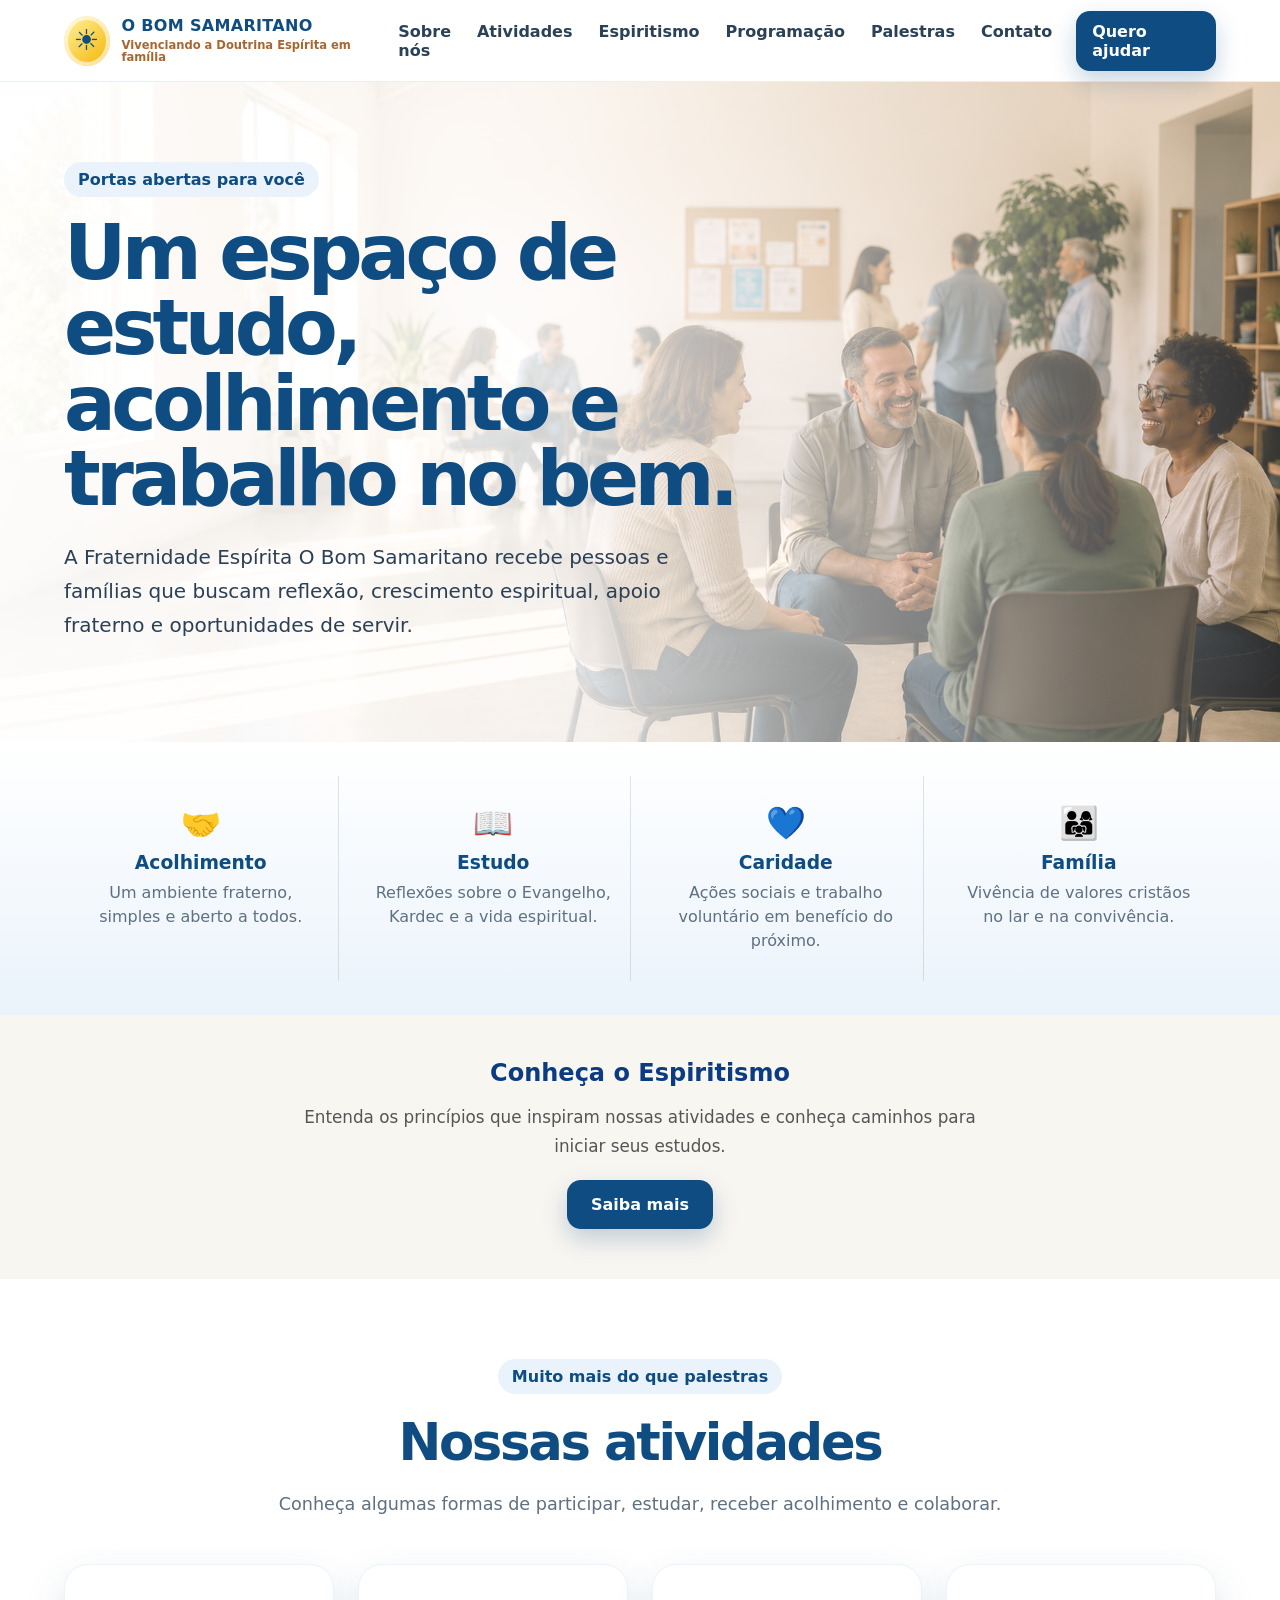
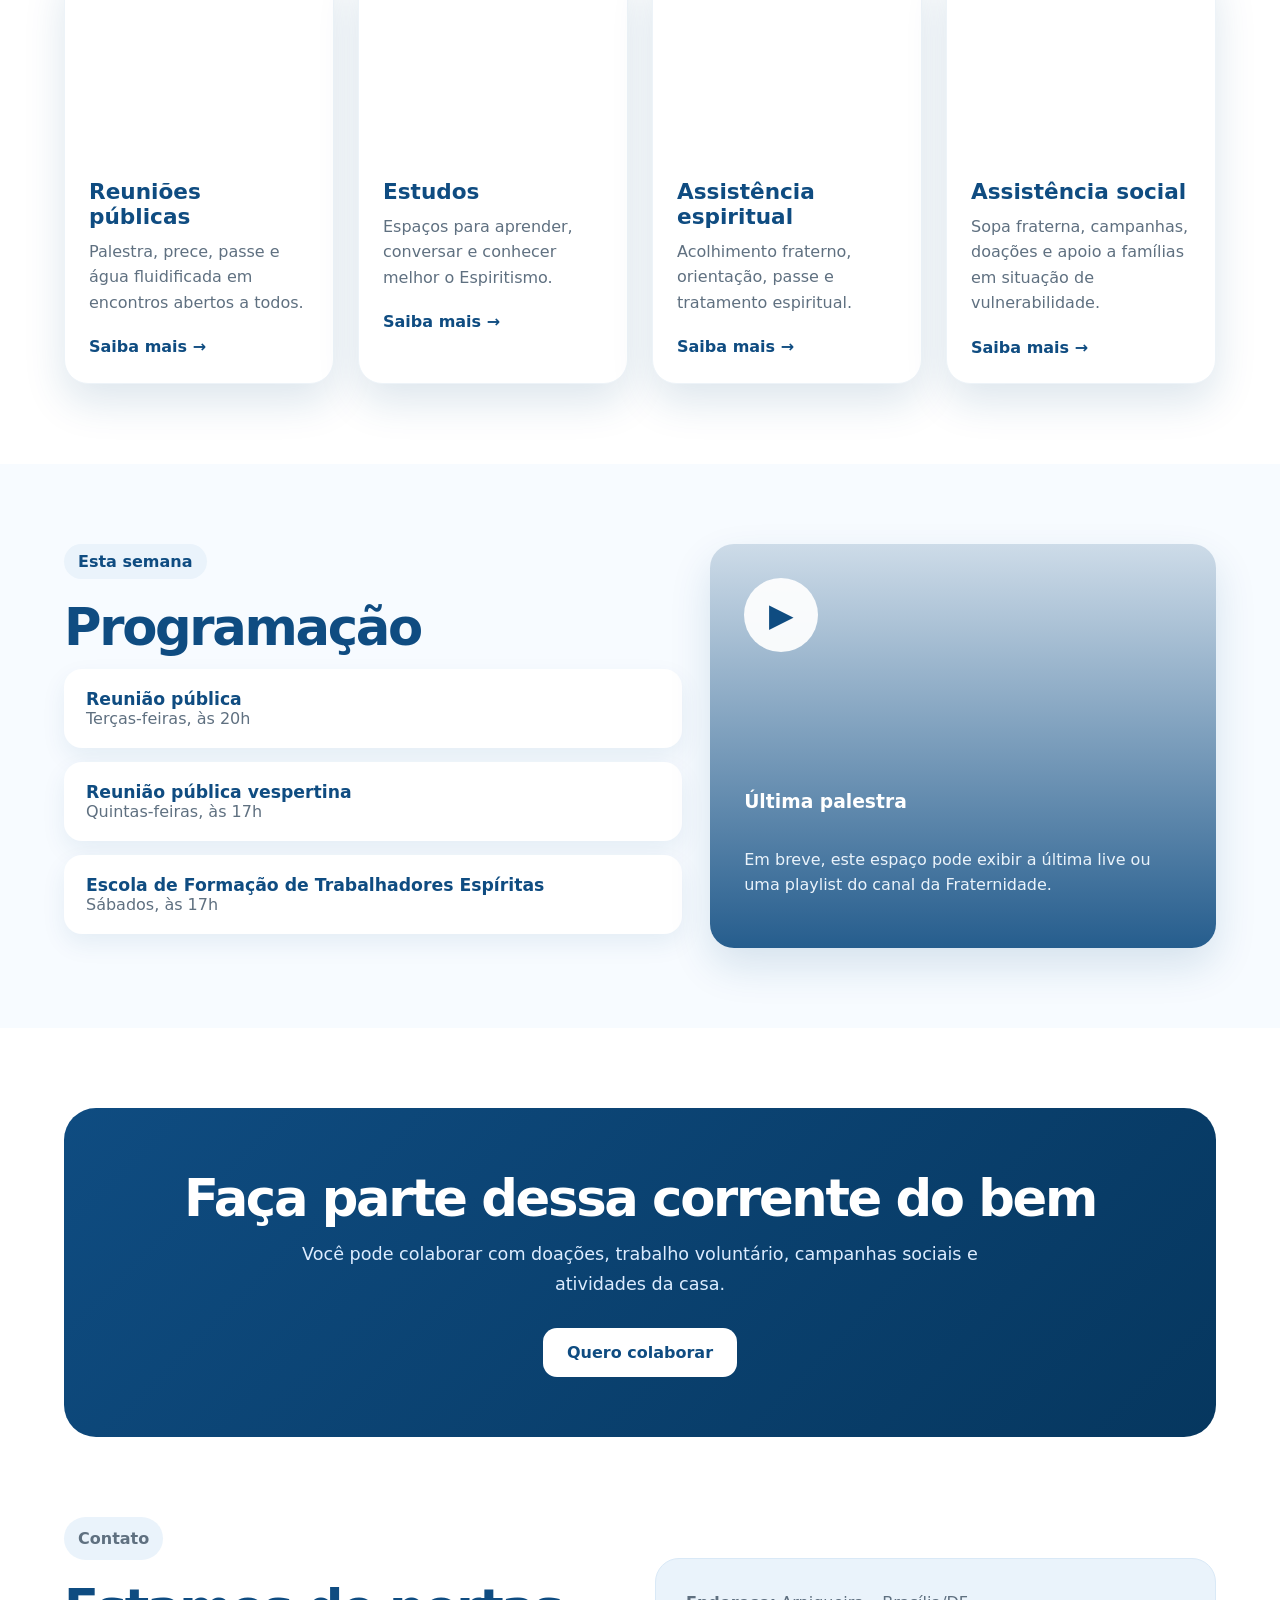
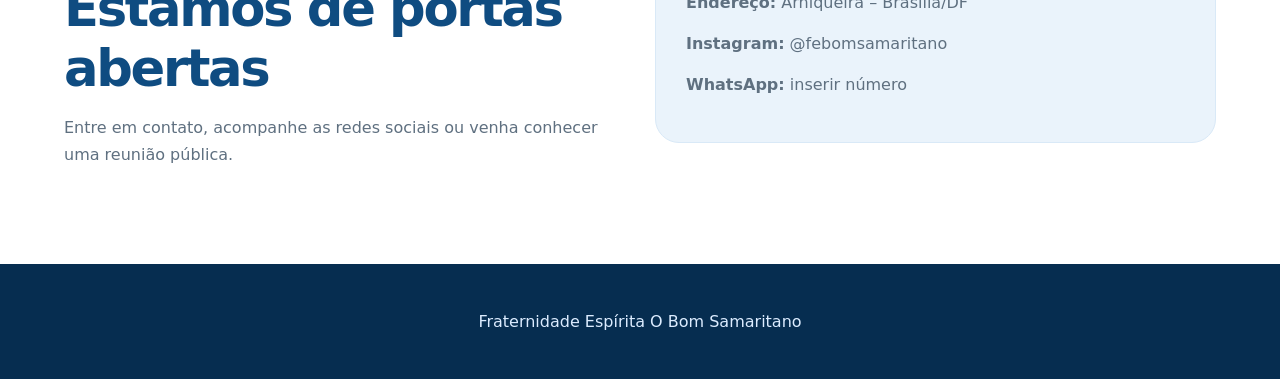
<file: index.html>
<!doctype html>
<html lang="pt-BR">
<head>
  <meta charset="utf-8">
  <meta name="viewport" content="width=device-width, initial-scale=1">
  <title>Fraternidade Espírita O Bom Samaritano</title>
  <link rel="stylesheet" href="style.css">
  <link rel="icon" type="image/png" href="images/favicon.png">

</head>
<body>
<header class="topbar">
  <a class="brand" href="#">
    <span class="brand-symbol">☀</span>
    <span>
      <strong>O Bom Samaritano</strong>
      <small>Vivenciando a Doutrina Espírita em família</small>
    </span>
  </a>

  <nav class="nav">
    <a href="sobre.html">Sobre nós</a>
    <a href="atividades.html">Atividades</a>
    <a href="espiritismo.html">Espiritismo</a>
    <a href="#programacao">Programação</a>
    <a href="#palestras">Palestras</a>
    <a href="contato.html">Contato</a>
  </nav>

 <a class="btn small" href="colaborar.html">Quero ajudar</a>
</header>

  <style>

.spirit-home{
  background:#f8f6f1;
  padding:44px 5vw 50px;
  text-align:center;
}

.spirit-home h2{
  color:#0b3b82;
  margin-bottom:16px;

}

.spirit-home p{
  max-width:680px;
  margin:0 auto 20px;
  color:#555;
  line-height:1.7;
  font-size:1.05rem;

}

</style>
  
<main>
  <section class="hero">
    <div class="hero-copy">
      <p class="tag">Portas abertas para você</p>
      <h1>Um espaço de estudo, acolhimento e trabalho no bem.</h1>
      <p>
        A Fraternidade Espírita O Bom Samaritano recebe pessoas e famílias que buscam
        reflexão, crescimento espiritual, apoio fraterno e oportunidades de servir.
      </p>
     
    </div>
  </section>

  <section class="values" id="sobre">
    <article><span>🤝</span><h3>Acolhimento</h3><p>Um ambiente fraterno, simples e aberto a todos.</p></article>
    <article><span>📖</span><h3>Estudo</h3><p>Reflexões sobre o Evangelho, Kardec e a vida espiritual.</p></article>
    <article><span>💙</span><h3>Caridade</h3><p>Ações sociais e trabalho voluntário em benefício do próximo.</p></article>
    <article><span>👨‍👩‍👧</span><h3>Família</h3><p>Vivência de valores cristãos no lar e na convivência.</p></article>
  </section>

<section class="spirit-home">
  <h2>Conheça o Espiritismo</h2>

  <p>
    Entenda os princípios que inspiram nossas atividades e conheça caminhos para iniciar seus estudos.
  </p>

  <a class="btn" href="espiritismo.html">Saiba mais</a>

</section>
  
  <section class="section" id="atividades">
    <div class="section-heading">
      <p class="tag">Muito mais do que palestras</p>
      <h2>Nossas atividades</h2>
      <p>Conheça algumas formas de participar, estudar, receber acolhimento e colaborar.</p>
    </div>

    <div class="cards">
      <article class="card">
        <div class="photo photo-1"></div>
        <h3>Reuniões públicas</h3>
        <p>Palestra, prece, passe e água fluidificada em encontros abertos a todos.</p>
        <a href="#">Saiba mais →</a>
      </article>

      <article class="card">
        <div class="photo photo-2"></div>
        <h3>Estudos</h3>
        <p>Espaços para aprender, conversar e conhecer melhor o Espiritismo.</p>
        <a href="#">Saiba mais →</a>
      </article>

      <article class="card">
        <div class="photo photo-3"></div>
        <h3>Assistência espiritual</h3>
        <p>Acolhimento fraterno, orientação, passe e tratamento espiritual.</p>
        <a href="#">Saiba mais →</a>
      </article>

      <article class="card">
        <div class="photo photo-4"></div>
        <h3>Assistência social</h3>
        <p>Sopa fraterna, campanhas, doações e apoio a famílias em situação de vulnerabilidade.</p>
        <a href="#">Saiba mais →</a>
      </article>
    </div>
  </section>

  <section class="section split" id="programacao">
    <div>
      <p class="tag">Esta semana</p>
      <h2>Programação</h2>
      <div class="event">
        <strong>Reunião pública</strong>
        <span>Terças-feiras, às 20h</span>
      </div>
      <div class="event">
        <strong>Reunião pública vespertina</strong>
        <span>Quintas-feiras, às 17h</span>
      </div>
      <div class="event">
        <strong>Escola de Formação de Trabalhadores Espíritas</strong>
        <span>Sábados, às 17h</span>
      </div>
    </div>

    <div class="video" id="palestras">
      <div class="play">▶</div>
      <h3>Última palestra</h3>
      <p>Em breve, este espaço pode exibir a última live ou uma playlist do canal da Fraternidade.</p>
    </div>
  </section>

  <section class="cta" id="ajudar">
    <h2>Faça parte dessa corrente do bem</h2>
    <p>Você pode colaborar com doações, trabalho voluntário, campanhas sociais e atividades da casa.</p>
    <a class="btn light" href="#contato">Quero colaborar</a>
  </section>

  <section class="section contact" id="contato">
    <div>
      <p class="tag">Contato</p>
      <h2>Estamos de portas abertas</h2>
      <p>Entre em contato, acompanhe as redes sociais ou venha conhecer uma reunião pública.</p>
    </div>
    <div class="contact-box">
      <p><strong>Endereço:</strong> Arniqueira – Brasília/DF</p>
      <p><strong>Instagram:</strong> @febomsamaritano</p>
      <p><strong>WhatsApp:</strong> inserir número</p>
    </div>
  </section>
</main>

<footer>
  <p>Fraternidade Espírita O Bom Samaritano</p>
</footer>
</body>
</html>
</file>
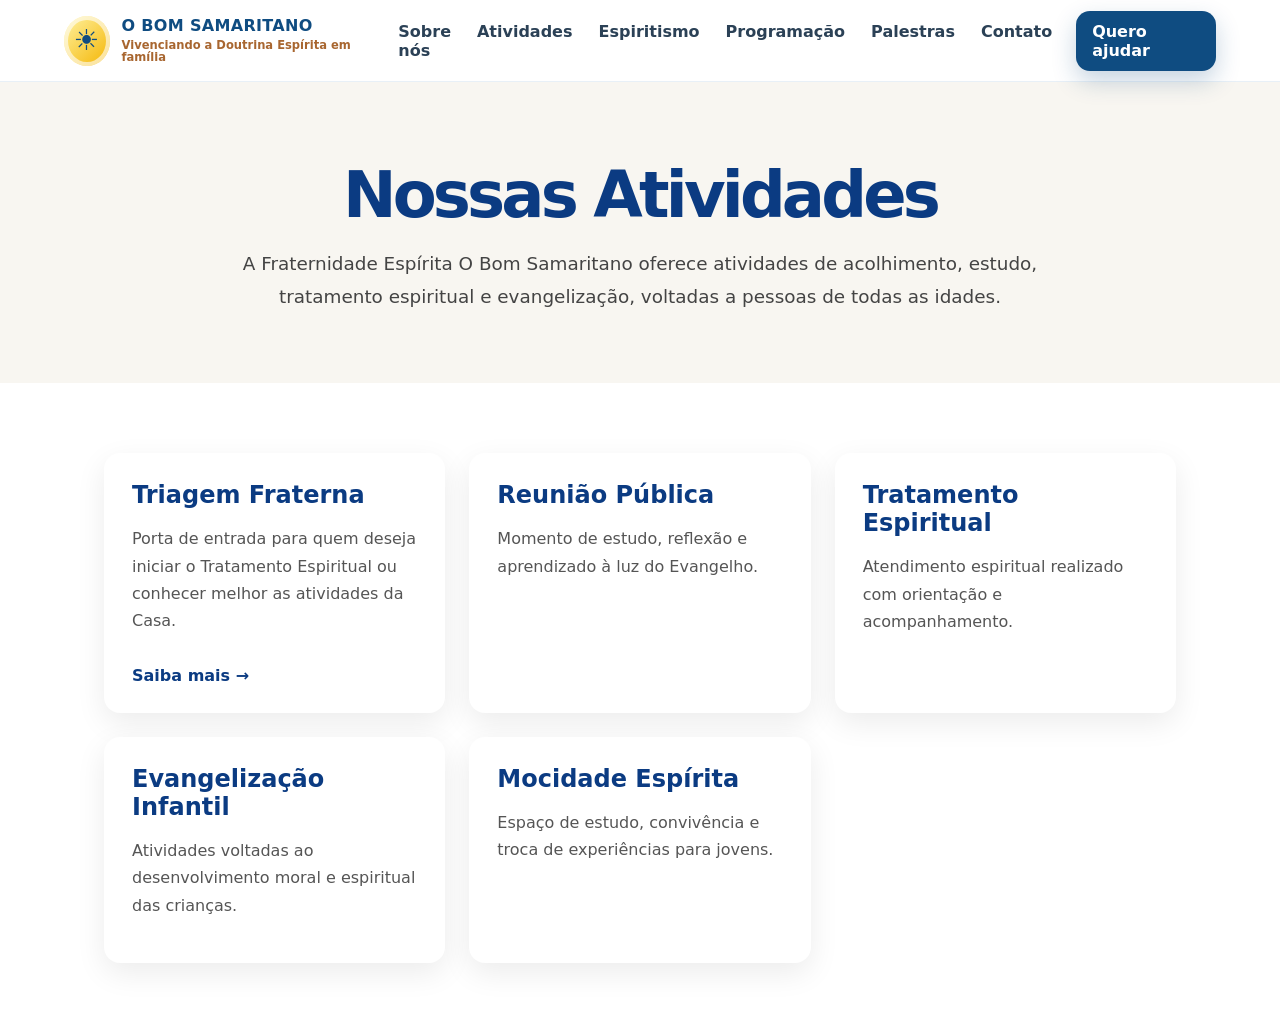
<file: atividades.html>
<!DOCTYPE html>
<html lang="pt-BR">
<head>
<meta charset="UTF-8">
<meta name="viewport" content="width=device-width, initial-scale=1.0">
<title>Atividades | O Bom Samaritano</title>

<link rel="stylesheet" href="style.css">

<style>

.activities-intro{
  background:#f8f6f1;
  padding:80px 5vw 70px;
  text-align:center;

}

.activities-intro h1{
  font-size:clamp(2.2rem,5vw,4rem);
  line-height:1.05;
  color:#0b3b82;
  margin:0 0 18px;

}

.activities-intro p{
  max-width:850px;
  margin:0 auto;
  color:#444;
  line-height:1.8;
  font-size:1.15rem;

}

.activities-grid{
  display:grid;
  grid-template-columns:repeat(auto-fit,minmax(260px,1fr));
  gap:24px;
  max-width:1200px;
  margin:70px auto;
  padding:0 5vw;
}

.activity-card{
  background:white;
  border-radius:16px;
  padding:28px;
  box-shadow:0 10px 30px rgba(0,0,0,.08);
}

.activity-card h2{
  color:#0b3b82;
  margin-bottom:12px;
}

.activity-card p{
  color:#555;
  line-height:1.7;
}

.activity-card a{
  display:inline-block;
  margin-top:16px;
  color:#0b3b82;
  font-weight:700;
  text-decoration:none;
}

</style>
</head>

<body>
<header class="topbar">

  <a class="brand" href="index.html">

    <span class="brand-symbol">☀</span>

    <span>

      <strong>O Bom Samaritano</strong>

      <small>Vivenciando a Doutrina Espírita em família</small>

    </span>

  </a>

  <nav class="nav">

    <a href="sobre.html">Sobre nós</a>

    <a href="atividades.html">Atividades</a>

    <a href="espiritismo.html">Espiritismo</a>

    <a href="index.html#programacao">Programação</a>

    <a href="index.html#palestras">Palestras</a>

    <a href="index.html#contato">Contato</a>

  </nav>

<a class="btn small" href="colaborar.html">Quero ajudar</a>

</header>
<section class="activities-intro">
  <h1>Nossas Atividades</h1>

  <p>
    A Fraternidade Espírita O Bom Samaritano oferece atividades de
    acolhimento, estudo, tratamento espiritual e evangelização,
    voltadas a pessoas de todas as idades.
  </p>

</section>

<section class="activities-grid">

  <article class="activity-card">
    <h2>Triagem Fraterna</h2>
    <p>
      Porta de entrada para quem deseja iniciar o Tratamento Espiritual
      ou conhecer melhor as atividades da Casa.
    </p>
    <a href="triagem.html">Saiba mais →</a>
  </article>

  <article class="activity-card">
    <h2>Reunião Pública</h2>
    <p>
      Momento de estudo, reflexão e aprendizado à luz do Evangelho.
    </p>
  </article>

  <article class="activity-card">
    <h2>Tratamento Espiritual</h2>
    <p>
      Atendimento espiritual realizado com orientação e acompanhamento.
    </p>
  </article>

  <article class="activity-card">
    <h2>Evangelização Infantil</h2>
    <p>
      Atividades voltadas ao desenvolvimento moral e espiritual das crianças.
    </p>
  </article>

  <article class="activity-card">
    <h2>Mocidade Espírita</h2>
    <p>
      Espaço de estudo, convivência e troca de experiências para jovens.
    </p>
  </article>

</section>

</body>
</html>
</file>
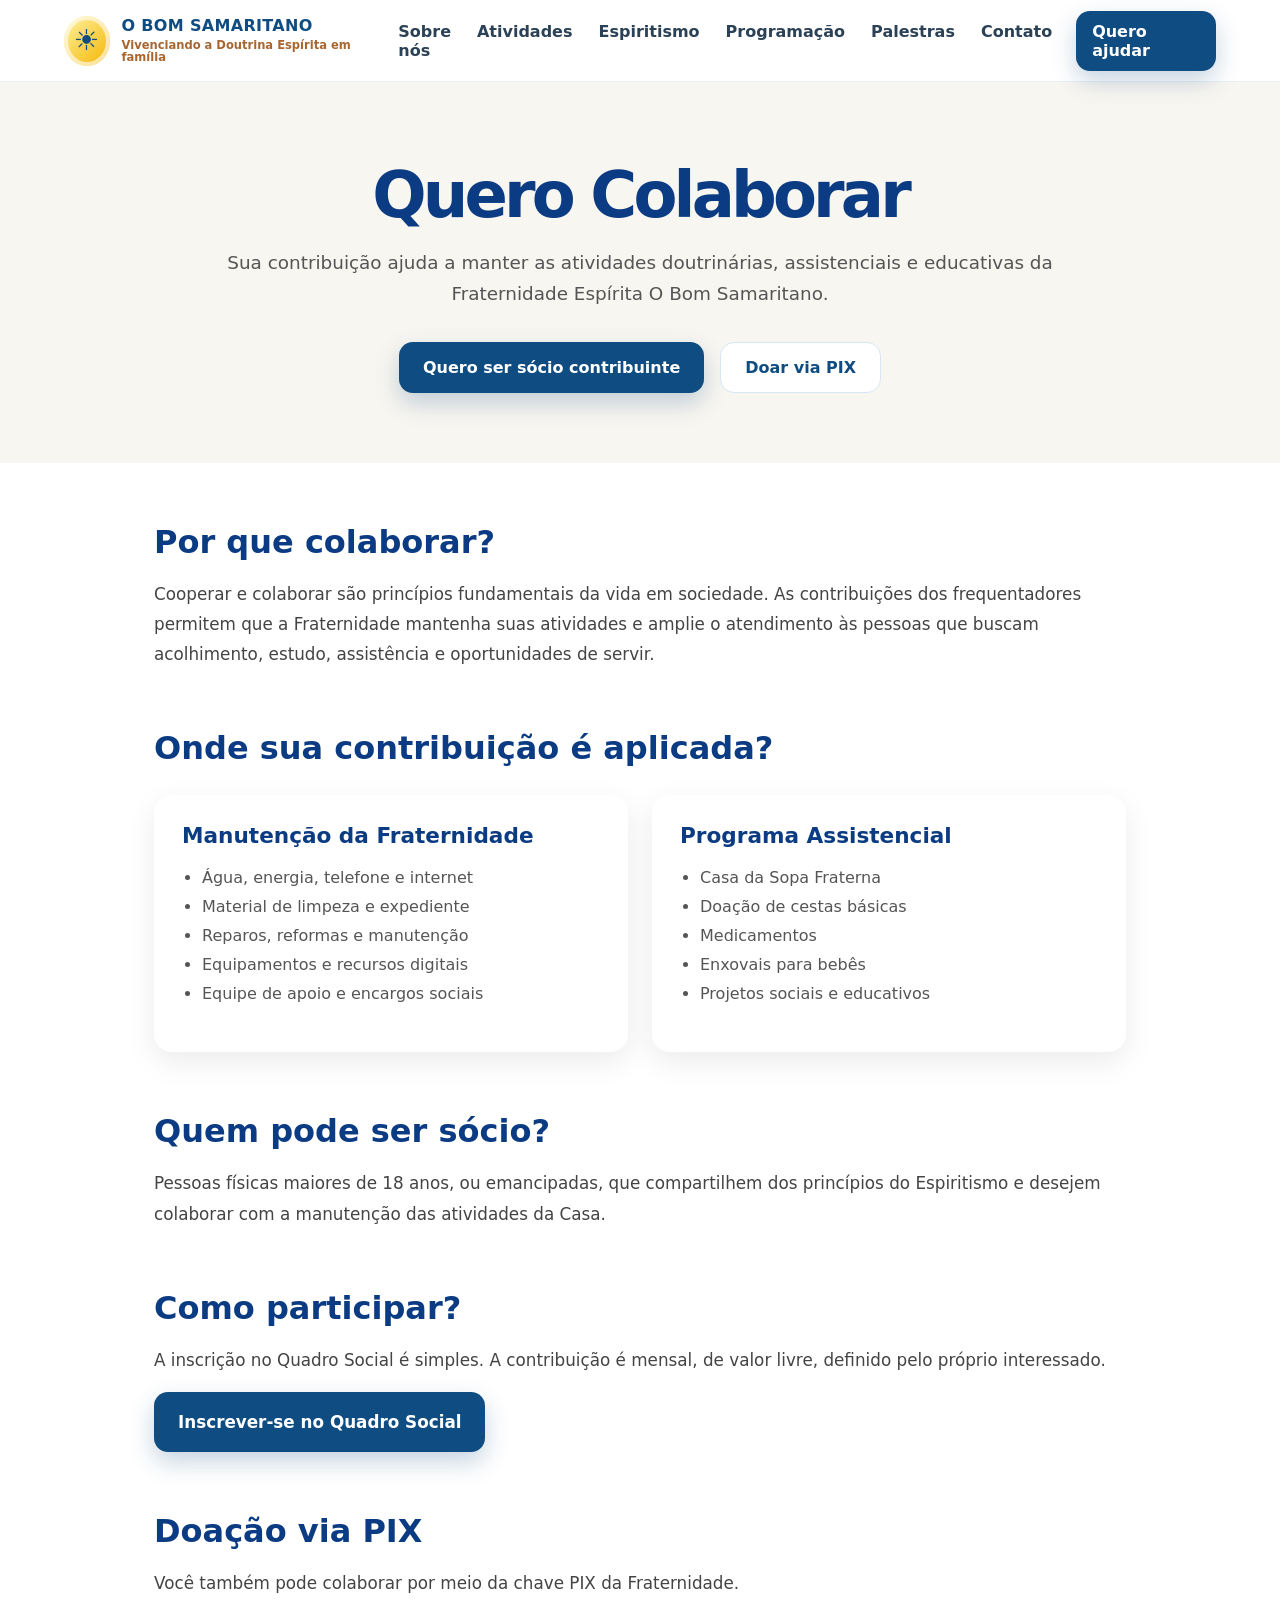
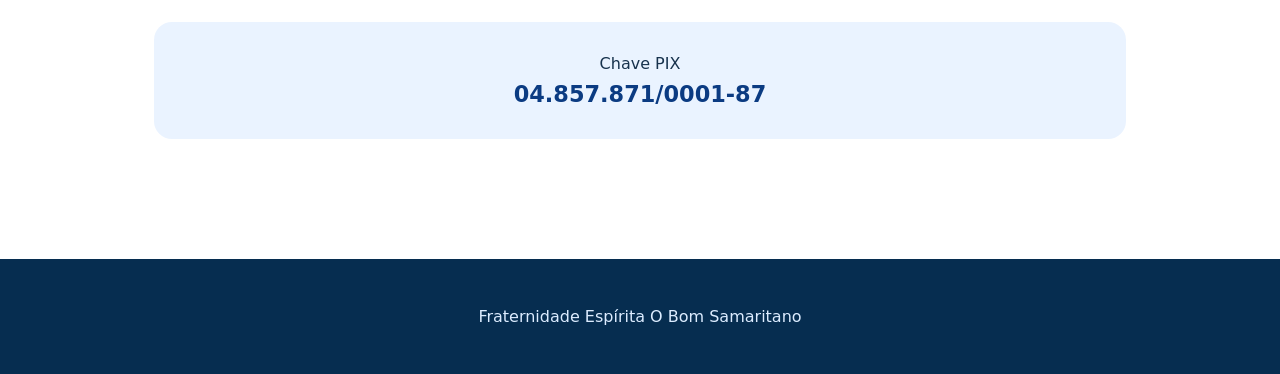
<file: colaborar.html>
<!DOCTYPE html>
<html lang="pt-BR">
<head>
  <meta charset="UTF-8">
  <meta name="viewport" content="width=device-width, initial-scale=1.0">
  <title>Quero Colaborar | O Bom Samaritano</title>

  <link rel="stylesheet" href="style.css">

  <style>
    .collab-hero{
      background:#f8f6f1;
      padding:80px 5vw 70px;
      text-align:center;
    }

    .collab-hero h1{
      font-size:clamp(2.2rem,5vw,4rem);
      line-height:1.05;
      color:#0b3b82;
      margin:0 0 18px;
    }

    .collab-hero p{
      max-width:850px;
      margin:0 auto;
      color:#555;
      font-size:1.15rem;
      line-height:1.7;
    }

    .collab-actions{
      display:flex;
      gap:16px;
      justify-content:center;
      flex-wrap:wrap;
      margin-top:32px;
    }

    .collab-content{
      max-width:1100px;
      margin:auto;
      padding:60px 5vw;
    }

    .collab-section{
      margin-bottom:60px;
    }

    .collab-section h2{
      color:#0b3b82;
      font-size:2rem;
      margin-bottom:18px;
    }

    .collab-section p{
      color:#444;
      line-height:1.8;
      font-size:1.05rem;
    }

    .collab-grid{
      display:grid;
      grid-template-columns:repeat(auto-fit,minmax(280px,1fr));
      gap:24px;
      margin-top:28px;
    }

    .collab-card{
      background:#fff;
      border-radius:18px;
      padding:28px;
      box-shadow:0 10px 30px rgba(0,0,0,.08);
    }

    .collab-card h3{
      color:#0b3b82;
      margin-bottom:14px;
      font-size:1.35rem;
    }

    .collab-card ul{
      padding-left:20px;
      color:#555;
      line-height:1.8;
    }

    .pix-box{
      background:#eaf3ff;
      border-radius:18px;
      padding:32px;
      text-align:center;
      margin-top:24px;
    }

    .pix-box strong{
      display:block;
      color:#0b3b82;
      font-size:1.4rem;
      margin-top:8px;
    }
  </style>
</head>

<body>

<header class="topbar">
  <a class="brand" href="index.html">
    <span class="brand-symbol">☀</span>
    <span>
      <strong>O Bom Samaritano</strong>
      <small>Vivenciando a Doutrina Espírita em família</small>
    </span>
  </a>

  <nav class="nav">
    <a href="sobre.html">Sobre nós</a>
    <a href="atividades.html">Atividades</a>
    <a href="espiritismo.html">Espiritismo</a>
    <a href="index.html#programacao">Programação</a>
    <a href="index.html#palestras">Palestras</a>
    <a href="index.html#contato">Contato</a>
  </nav>

  <a class="btn small" href="colaborar.html">Quero ajudar</a>
</header>

<main>

  <section class="collab-hero">
    <h1>Quero Colaborar</h1>
    <p>
      Sua contribuição ajuda a manter as atividades doutrinárias, assistenciais
      e educativas da Fraternidade Espírita O Bom Samaritano.
    </p>

    <div class="collab-actions">
      <a class="btn" href="https://forms.gle/i8azhgPRxhQ8B4Sc7" target="_blank">Quero ser sócio contribuinte</a>
      <a class="btn ghost" href="#pix">Doar via PIX</a>
    </div>
  </section>

  <section class="collab-content">

    <div class="collab-section">
      <h2>Por que colaborar?</h2>
      <p>
        Cooperar e colaborar são princípios fundamentais da vida em sociedade.
        As contribuições dos frequentadores permitem que a Fraternidade mantenha
        suas atividades e amplie o atendimento às pessoas que buscam acolhimento,
        estudo, assistência e oportunidades de servir.
      </p>
    </div>

    <div class="collab-section">
      <h2>Onde sua contribuição é aplicada?</h2>

      <div class="collab-grid">
        <div class="collab-card">
          <h3>Manutenção da Fraternidade</h3>
          <ul>
            <li>Água, energia, telefone e internet</li>
            <li>Material de limpeza e expediente</li>
            <li>Reparos, reformas e manutenção</li>
            <li>Equipamentos e recursos digitais</li>
            <li>Equipe de apoio e encargos sociais</li>
          </ul>
        </div>

        <div class="collab-card">
          <h3>Programa Assistencial</h3>
          <ul>
            <li>Casa da Sopa Fraterna</li>
            <li>Doação de cestas básicas</li>
            <li>Medicamentos</li>
            <li>Enxovais para bebês</li>
            <li>Projetos sociais e educativos</li>
          </ul>
        </div>
      </div>
    </div>

    <div class="collab-section">
      <h2>Quem pode ser sócio?</h2>
      <p>
        Pessoas físicas maiores de 18 anos, ou emancipadas, que compartilhem dos
        princípios do Espiritismo e desejem colaborar com a manutenção das
        atividades da Casa.
      </p>
    </div>

    <div class="collab-section">
      <h2>Como participar?</h2>
      <p>
        A inscrição no Quadro Social é simples. A contribuição é mensal, de valor
        livre, definido pelo próprio interessado.
      </p>

      <p>
        <a class="btn" href="https://forms.gle/i8azhgPRxhQ8B4Sc7" target="_blank">
          Inscrever-se no Quadro Social
        </a>
      </p>
    </div>

    <div class="collab-section" id="pix">
      <h2>Doação via PIX</h2>
      <p>
        Você também pode colaborar por meio da chave PIX da Fraternidade.
      </p>

      <div class="pix-box">
        Chave PIX
        <strong>04.857.871/0001-87</strong>
      </div>
    </div>

  </section>

</main>

<footer class="footer">
  <p>Fraternidade Espírita O Bom Samaritano</p>
</footer>

</body>
</html>
</file>
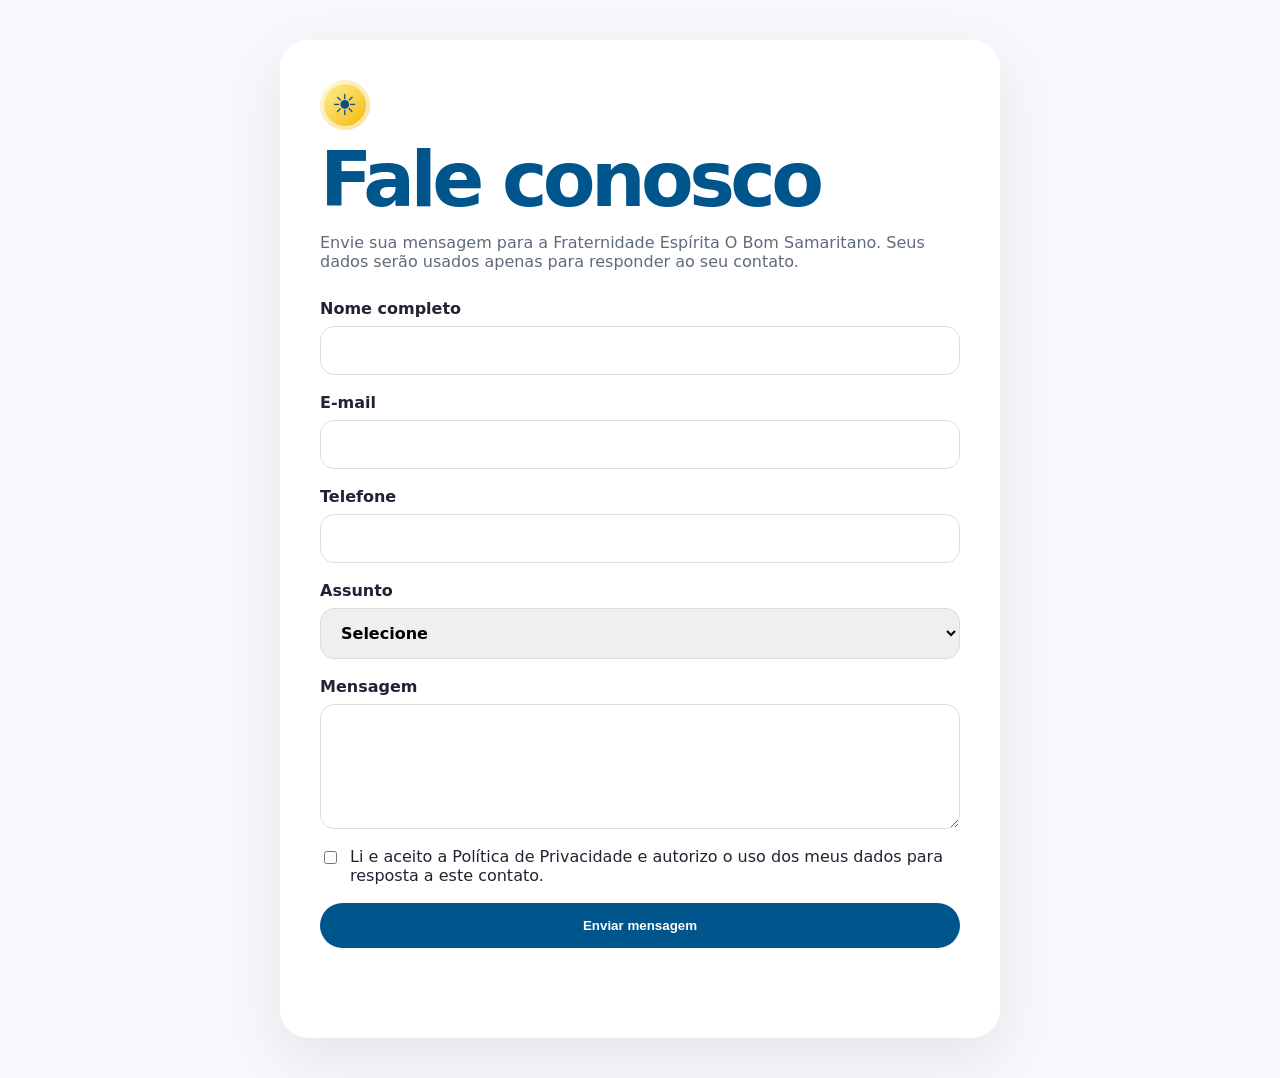
<file: contato.html>
<!doctype html>
<html lang="pt-BR">
<head>
  <meta charset="utf-8">
  <meta name="viewport" content="width=device-width, initial-scale=1">
  <title>Contato | O Bom Samaritano</title>
  <link rel="stylesheet" href="style.css">
</head>

<body>
  <main class="form-page">
    <section class="form-card">
      <span class="brand-symbol">☀</span>

      <h1>Fale conosco</h1>
      <p>
        Envie sua mensagem para a Fraternidade Espírita O Bom Samaritano.
        Seus dados serão usados apenas para responder ao seu contato.
      </p>

      <form id="contactForm">
        <label>
          Nome completo
          <input type="text" name="nome" required>
        </label>

        <label>
          E-mail
          <input type="email" name="email" required>
        </label>

        <label>
          Telefone
          <input type="tel" name="telefone">
        </label>

        <label>
          Assunto
          <select name="assunto" required>
            <option value="">Selecione</option>
            <option>Casa Espírita</option>
            <option>Quadro Social</option>
            <option>Voluntariado</option>
            <option>Doações</option>
            <option>Outros</option>
          </select>
        </label>

        <label>
          Mensagem
          <textarea name="mensagem" rows="5" required></textarea>
        </label>

        <label class="checkbox">
          <input type="checkbox" name="consentimento" required>
          Li e aceito a Política de Privacidade e autorizo o uso dos meus dados para resposta a este contato.
        </label>

        <button type="submit">Enviar mensagem</button>

        <p id="formStatus"></p>
      </form>
    </section>
  </main>

  <script>
    const scriptURL = "https://script.google.com/macros/s/AKfycbz_FNZ6RtTcUDcgAfHpmd-3--cJ-qjw2SMyWMmYoPYge2aO0Z5CF4FmB5h1Ct6hZWs_7Q/exec";

    document.getElementById("contactForm").addEventListener("submit", async function(e) {
      e.preventDefault();

      const form = e.target;
      const status = document.getElementById("formStatus");

      status.textContent = "Enviando...";

      const data = new FormData(form);
      data.append("dataHora", new Date().toISOString());

      try {
        await fetch(scriptURL, {
          method: "POST",
          body: data
        });

        status.textContent = "Mensagem enviada com sucesso. Obrigada!";
        form.reset();
      } catch (error) {
        status.textContent = "Não foi possível enviar. Tente novamente mais tarde.";
      }
    });
  </script>
</body>
</html>
</file>
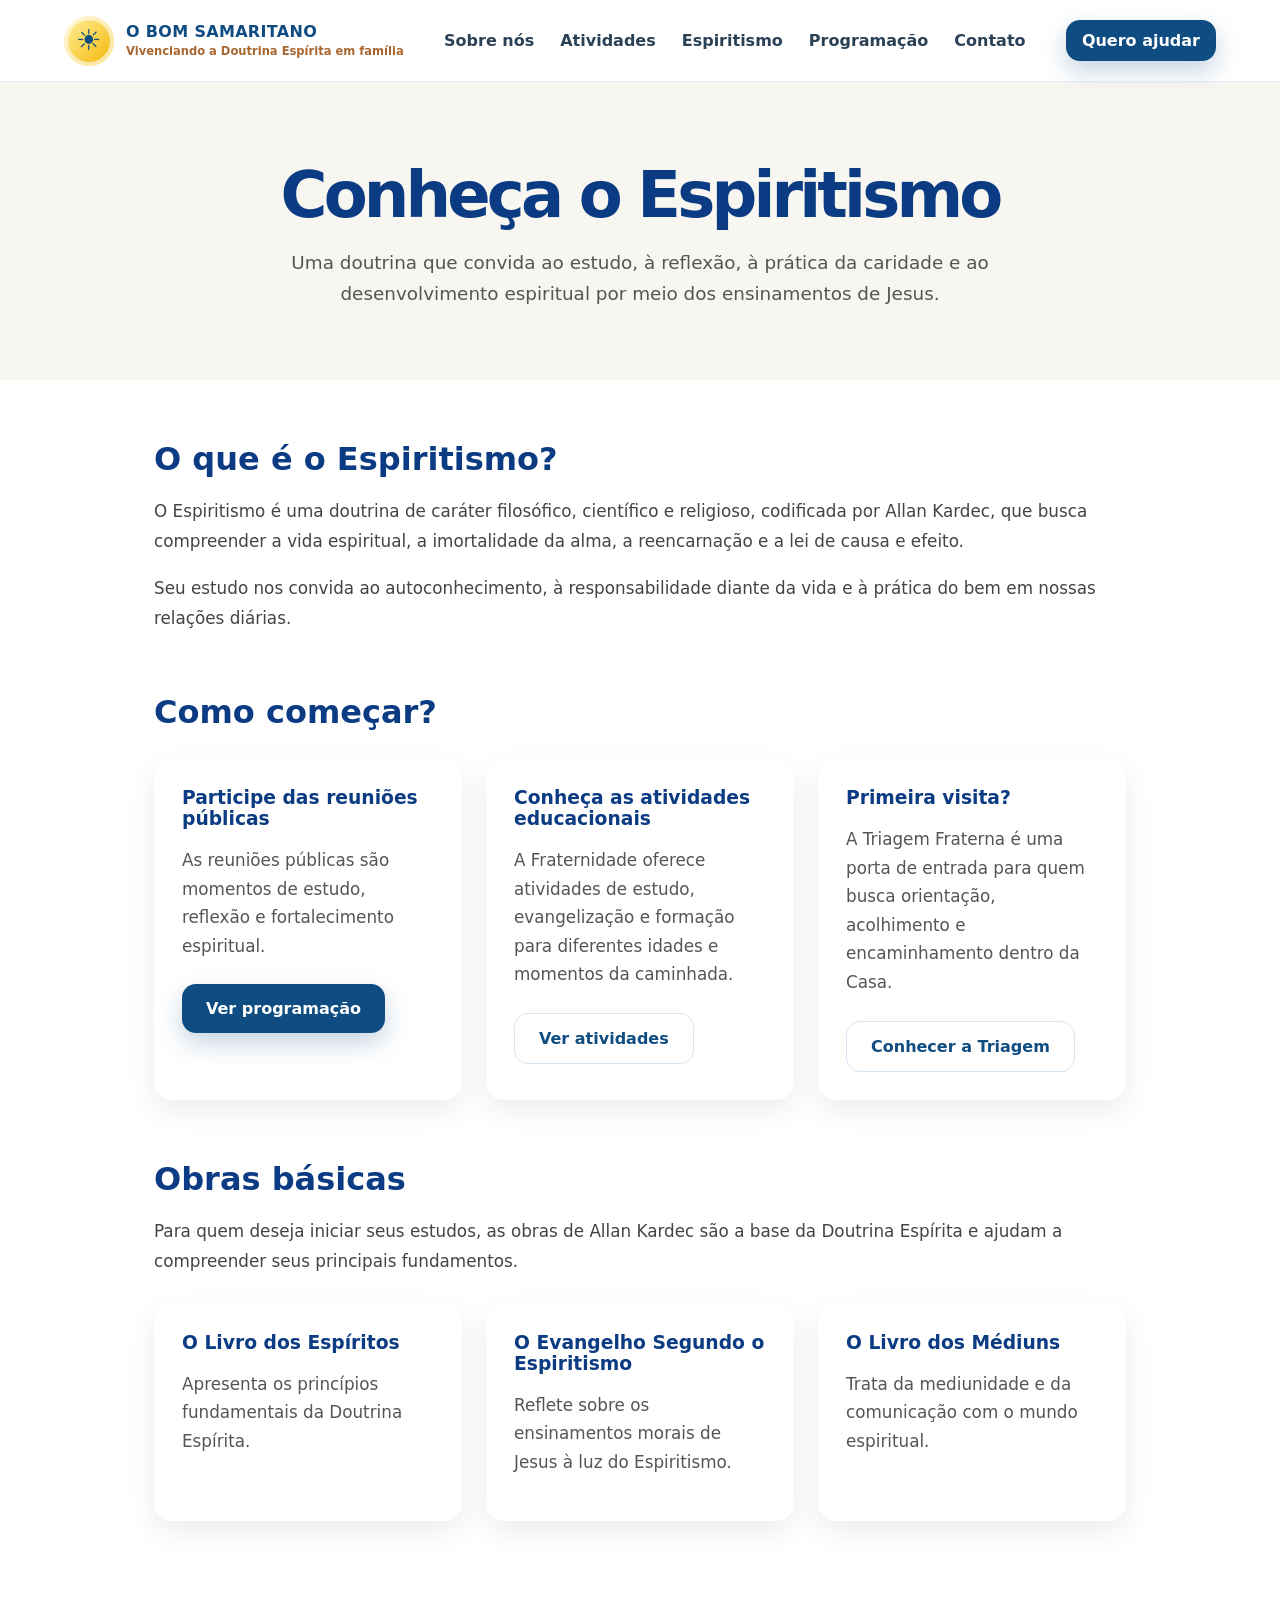
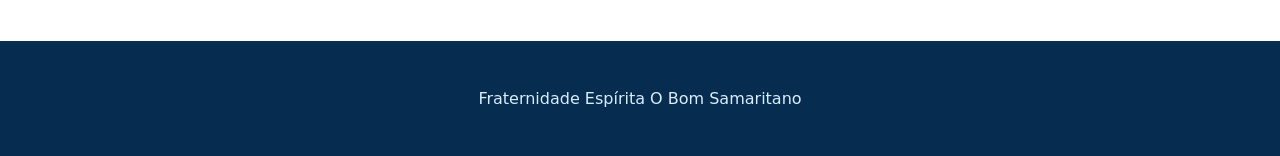
<file: espiritismo.html>
<!DOCTYPE html>
<html lang="pt-BR">
<head>
  <meta charset="UTF-8">
  <meta name="viewport" content="width=device-width, initial-scale=1.0">
  <title>Espiritismo | O Bom Samaritano</title>

  <link rel="stylesheet" href="style.css">

  <style>
    .spirit-hero{
      background:#f8f6f1;
      padding:80px 5vw 70px;
      text-align:center;
    }

    .spirit-hero h1{
      font-size:clamp(2.2rem,5vw,4rem);
      line-height:1.05;
      color:#0b3b82;
      margin:0 0 18px;
    }

    .spirit-hero p{
      max-width:850px;
      margin:0 auto;
      color:#555;
      font-size:1.15rem;
      line-height:1.7;
    }

    .spirit-content{
      max-width:1100px;
      margin:auto;
      padding:60px 5vw;
    }

    .spirit-section{
      margin-bottom:60px;
    }

    .spirit-section h2{
      color:#0b3b82;
      font-size:2rem;
      margin-bottom:18px;
    }

    .spirit-section p{
      color:#444;
      line-height:1.8;
      font-size:1.05rem;
    }

    .spirit-grid{
      display:grid;
      grid-template-columns:repeat(auto-fit,minmax(260px,1fr));
      gap:24px;
      margin-top:28px;
    }

    .spirit-card{
      background:#fff;
      border-radius:18px;
      padding:28px;
      box-shadow:0 10px 30px rgba(0,0,0,.08);
    }

    .spirit-card h3{
      color:#0b3b82;
      margin-bottom:12px;
    }

    .spirit-card p{
      color:#555;
      line-height:1.7;
    }

    .spirit-actions{
      display:flex;
      gap:16px;
      flex-wrap:wrap;
      margin-top:24px;
    }
  </style>
</head>

<body>

<header class="topbar">
  <a class="brand" href="index.html">
    <span class="brand-symbol">☀</span>
    <span>
      <strong>O Bom Samaritano</strong>
      <small>Vivenciando a Doutrina Espírita em família</small>
    </span>
  </a>

  <nav class="nav">
    <a href="sobre.html">Sobre nós</a>
    <a href="atividades.html">Atividades</a>
    <a href="espiritismo.html">Espiritismo</a>
    <a href="index.html#programacao">Programação</a>
    <a href="index.html#contato">Contato</a>
  </nav>

  <a class="btn small" href="colaborar.html">Quero ajudar</a>
</header>

<main>

  <section class="spirit-hero">
    <h1>Conheça o Espiritismo</h1>
    <p>
      Uma doutrina que convida ao estudo, à reflexão, à prática da caridade
      e ao desenvolvimento espiritual por meio dos ensinamentos de Jesus.
    </p>
  </section>

  <section class="spirit-content">

    <div class="spirit-section">
      <h2>O que é o Espiritismo?</h2>
      <p>
        O Espiritismo é uma doutrina de caráter filosófico, científico e religioso,
        codificada por Allan Kardec, que busca compreender a vida espiritual,
        a imortalidade da alma, a reencarnação e a lei de causa e efeito.
      </p>
      <p>
        Seu estudo nos convida ao autoconhecimento, à responsabilidade diante da vida
        e à prática do bem em nossas relações diárias.
      </p>
    </div>

    <div class="spirit-section">
      <h2>Como começar?</h2>

      <div class="spirit-grid">
        <div class="spirit-card">
          <h3>Participe das reuniões públicas</h3>
          <p>
            As reuniões públicas são momentos de estudo, reflexão e fortalecimento espiritual.
          </p>
          <div class="spirit-actions">
            <a class="btn" href="index.html#programacao">Ver programação</a>
          </div>
        </div>

        <div class="spirit-card">
          <h3>Conheça as atividades educacionais</h3>
          <p>
            A Fraternidade oferece atividades de estudo, evangelização e formação
            para diferentes idades e momentos da caminhada.
          </p>
          <div class="spirit-actions">
            <a class="btn ghost" href="atividades.html">Ver atividades</a>
          </div>
        </div>

        <div class="spirit-card">
          <h3>Primeira visita?</h3>
          <p>
            A Triagem Fraterna é uma porta de entrada para quem busca orientação,
            acolhimento e encaminhamento dentro da Casa.
          </p>
          <div class="spirit-actions">
            <a class="btn ghost" href="triagem.html">Conhecer a Triagem</a>
          </div>
        </div>
      </div>
    </div>

    <div class="spirit-section">
      <h2>Obras básicas</h2>
      <p>
        Para quem deseja iniciar seus estudos, as obras de Allan Kardec são a base
        da Doutrina Espírita e ajudam a compreender seus principais fundamentos.
      </p>

      <div class="spirit-grid">
        <div class="spirit-card">
          <h3>O Livro dos Espíritos</h3>
          <p>Apresenta os princípios fundamentais da Doutrina Espírita.</p>
        </div>

        <div class="spirit-card">
          <h3>O Evangelho Segundo o Espiritismo</h3>
          <p>Reflete sobre os ensinamentos morais de Jesus à luz do Espiritismo.</p>
        </div>

        <div class="spirit-card">
          <h3>O Livro dos Médiuns</h3>
          <p>Trata da mediunidade e da comunicação com o mundo espiritual.</p>
        </div>
      </div>
    </div>

  </section>

</main>

<footer class="footer">
  <p>Fraternidade Espírita O Bom Samaritano</p>
</footer>

</body>
</html>
</file>
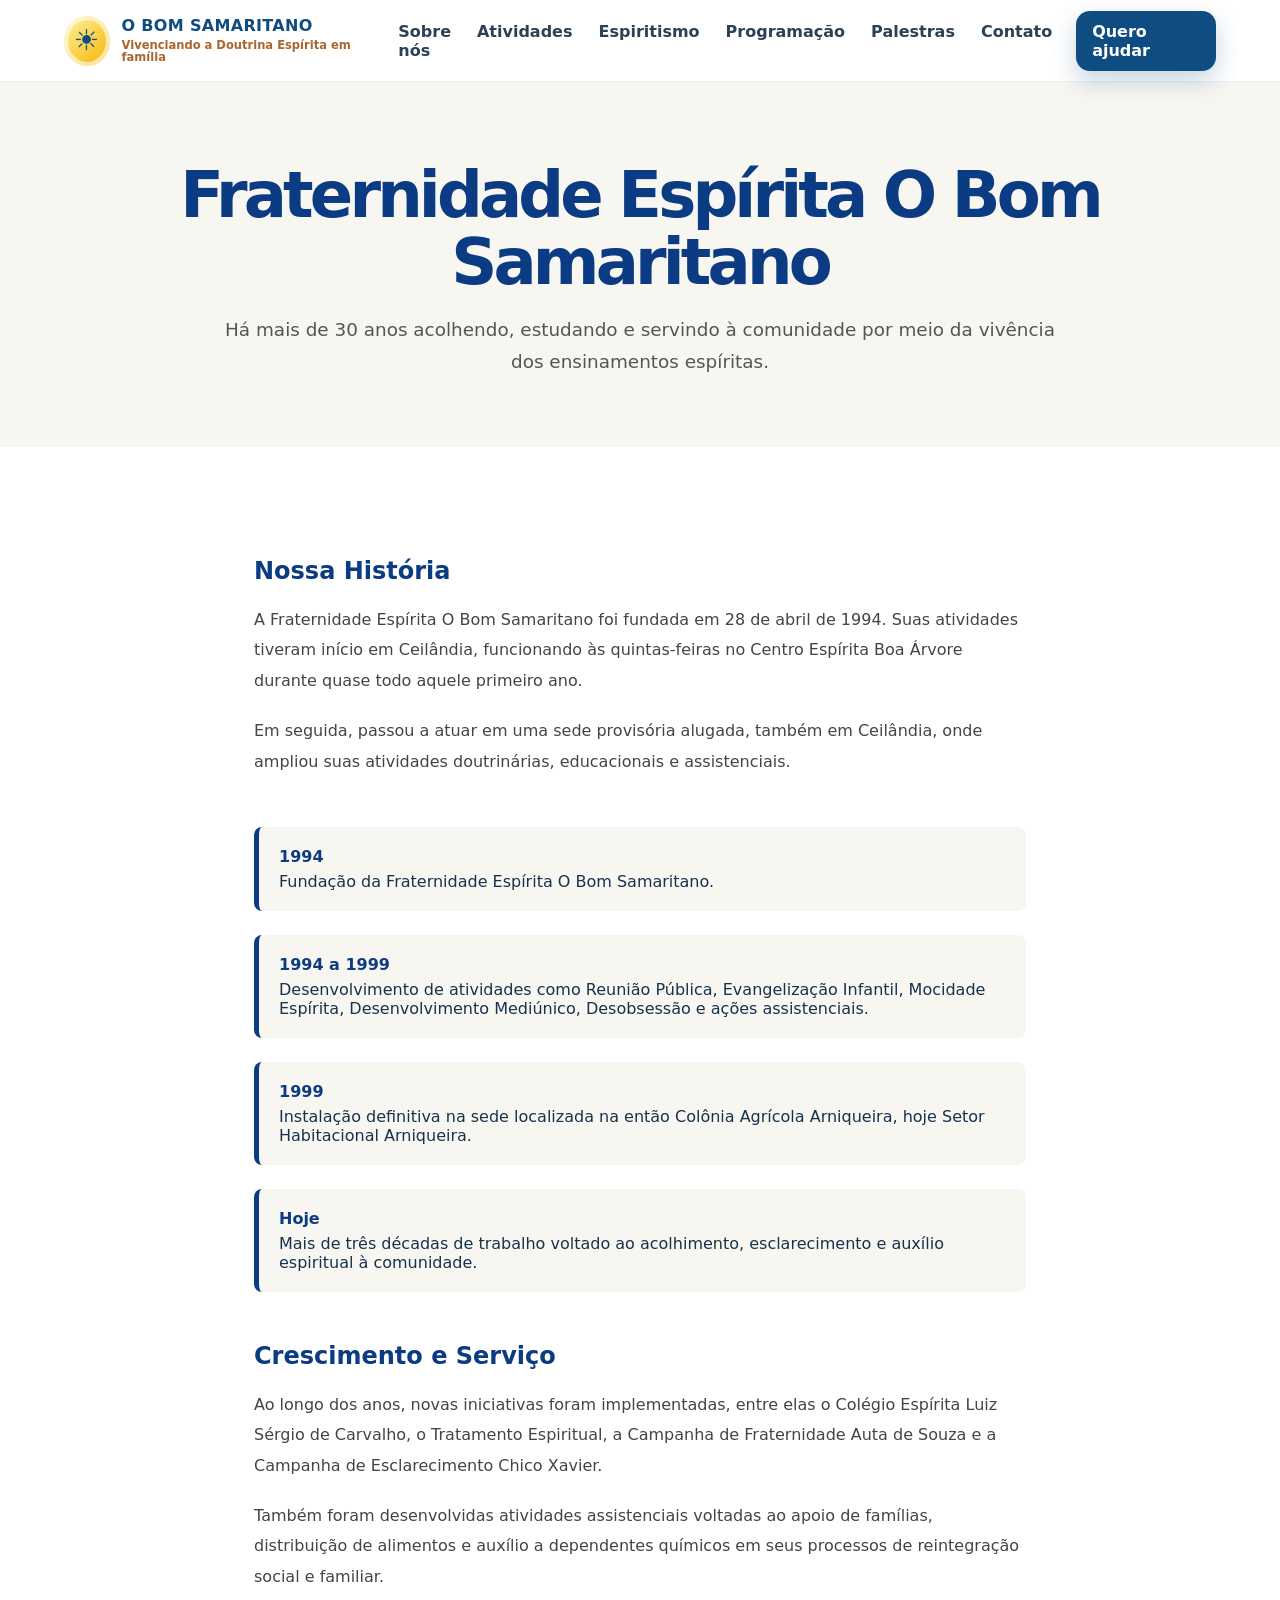
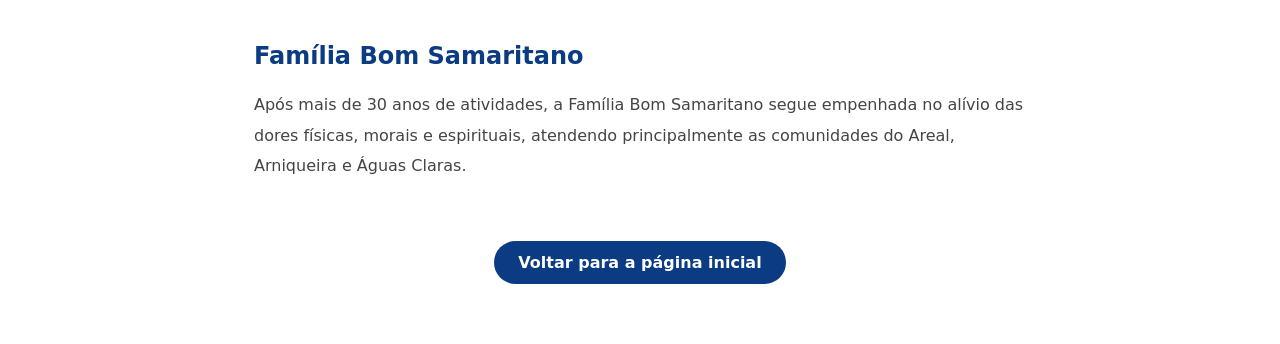
<file: sobre.html>
<!DOCTYPE html>
<html lang="pt-BR">
<head>
  <meta charset="UTF-8">
  <meta name="viewport" content="width=device-width, initial-scale=1.0">
  <title>Sobre Nós | Fraternidade Espírita O Bom Samaritano</title>

  <link rel="stylesheet" href="style.css">
<style>
.about-hero{

  background:#f8f6f1;

  padding:80px 5vw 70px;

  text-align:center;

}

.about-hero .eyebrow{

  display:inline-block;

  background:#eaf3ff;

  color:#0b3b82;

  padding:10px 18px;

  border-radius:999px;

  font-weight:800;

  letter-spacing:.08em;

  font-size:.85rem;

  margin-bottom:18px;

}

.about-hero h1{

  font-size:clamp(2.2rem,5vw,4rem);

  line-height:1.05;

  color:#0b3b82;

  margin:0 0 18px;

}

.about-hero p{

  max-width:850px;

  margin:0 auto;

  font-size:1.15rem;

  color:#555;

  line-height:1.7;

}

    .about-content{
      max-width:900px;
      margin:auto;
      padding:60px 5vw;
    }

    .about-content h2{
      color:#0b3b82;
      margin-top:50px;
      margin-bottom:20px;
    }

    .about-content p{
      line-height:1.9;
      color:#444;
      margin-bottom:20px;
    }

    .timeline{
      display:grid;
      gap:24px;
      margin:50px 0;
    }

    .timeline-item{
      background:#f8f6f1;
      border-left:5px solid #0b3b82;
      padding:20px;
      border-radius:8px;
    }

    .timeline-item strong{
      color:#0b3b82;
      display:block;
      margin-bottom:6px;
    }

    .back-home{
      text-align:center;
      margin-top:60px;
    }

    .back-home a{
      display:inline-block;
      padding:12px 24px;
      background:#0b3b82;
      color:white;
      text-decoration:none;
      border-radius:999px;
      font-weight:700;
    }
  </style>
</head>

<body>
<header class="topbar">

  <a class="brand" href="index.html">

    <span class="brand-symbol">☀</span>

    <span>

      <strong>O Bom Samaritano</strong>

      <small>Vivenciando a Doutrina Espírita em família</small>

    </span>

  </a>

  <nav class="nav">

    <a href="sobre.html">Sobre nós</a>
    <a href="atividades.html">Atividades</a>
    <a href="espiritismo.html">Espiritismo</a>
    <a href="index.html#programacao">Programação</a>
    <a href="index.html#palestras">Palestras</a>
    <a href="index.html#contato">Contato</a>

  </nav>

 <a class="btn small" href="colaborar.html">Quero ajudar</a>

</header>
<section class="about-hero">
  <h1>Fraternidade Espírita O Bom Samaritano</h1>

  <p>
    Há mais de 30 anos acolhendo, estudando e servindo à comunidade
    por meio da vivência dos ensinamentos espíritas.
  </p>
</section>

<section class="about-content">

  <h2>Nossa História</h2>

  <p>
    A Fraternidade Espírita O Bom Samaritano foi fundada em 28 de abril de 1994.
    Suas atividades tiveram início em Ceilândia, funcionando às quintas-feiras
    no Centro Espírita Boa Árvore durante quase todo aquele primeiro ano.
  </p>

  <p>
    Em seguida, passou a atuar em uma sede provisória alugada, também em Ceilândia,
    onde ampliou suas atividades doutrinárias, educacionais e assistenciais.
  </p>

  <div class="timeline">

    <div class="timeline-item">
      <strong>1994</strong>
      Fundação da Fraternidade Espírita O Bom Samaritano.
    </div>

    <div class="timeline-item">
      <strong>1994 a 1999</strong>
      Desenvolvimento de atividades como Reunião Pública,
      Evangelização Infantil, Mocidade Espírita,
      Desenvolvimento Mediúnico, Desobsessão e ações assistenciais.
    </div>

    <div class="timeline-item">
      <strong>1999</strong>
      Instalação definitiva na sede localizada na então
      Colônia Agrícola Arniqueira, hoje Setor Habitacional Arniqueira.
    </div>

    <div class="timeline-item">
      <strong>Hoje</strong>
      Mais de três décadas de trabalho voltado ao acolhimento,
      esclarecimento e auxílio espiritual à comunidade.
    </div>

  </div>

  <h2>Crescimento e Serviço</h2>

  <p>
    Ao longo dos anos, novas iniciativas foram implementadas,
    entre elas o Colégio Espírita Luiz Sérgio de Carvalho,
    o Tratamento Espiritual, a Campanha de Fraternidade Auta de Souza
    e a Campanha de Esclarecimento Chico Xavier.
  </p>

  <p>
    Também foram desenvolvidas atividades assistenciais voltadas ao
    apoio de famílias, distribuição de alimentos e auxílio a dependentes
    químicos em seus processos de reintegração social e familiar.
  </p>

  <h2>Família Bom Samaritano</h2>

  <p>
    Após mais de 30 anos de atividades, a Família Bom Samaritano
    segue empenhada no alívio das dores físicas, morais e espirituais,
    atendendo principalmente as comunidades do Areal, Arniqueira
    e Águas Claras.
  </p>

  <div class="back-home">
    <a href="index.html">Voltar para a página inicial</a>
  </div>

</section>

</body>
</html>
</file>
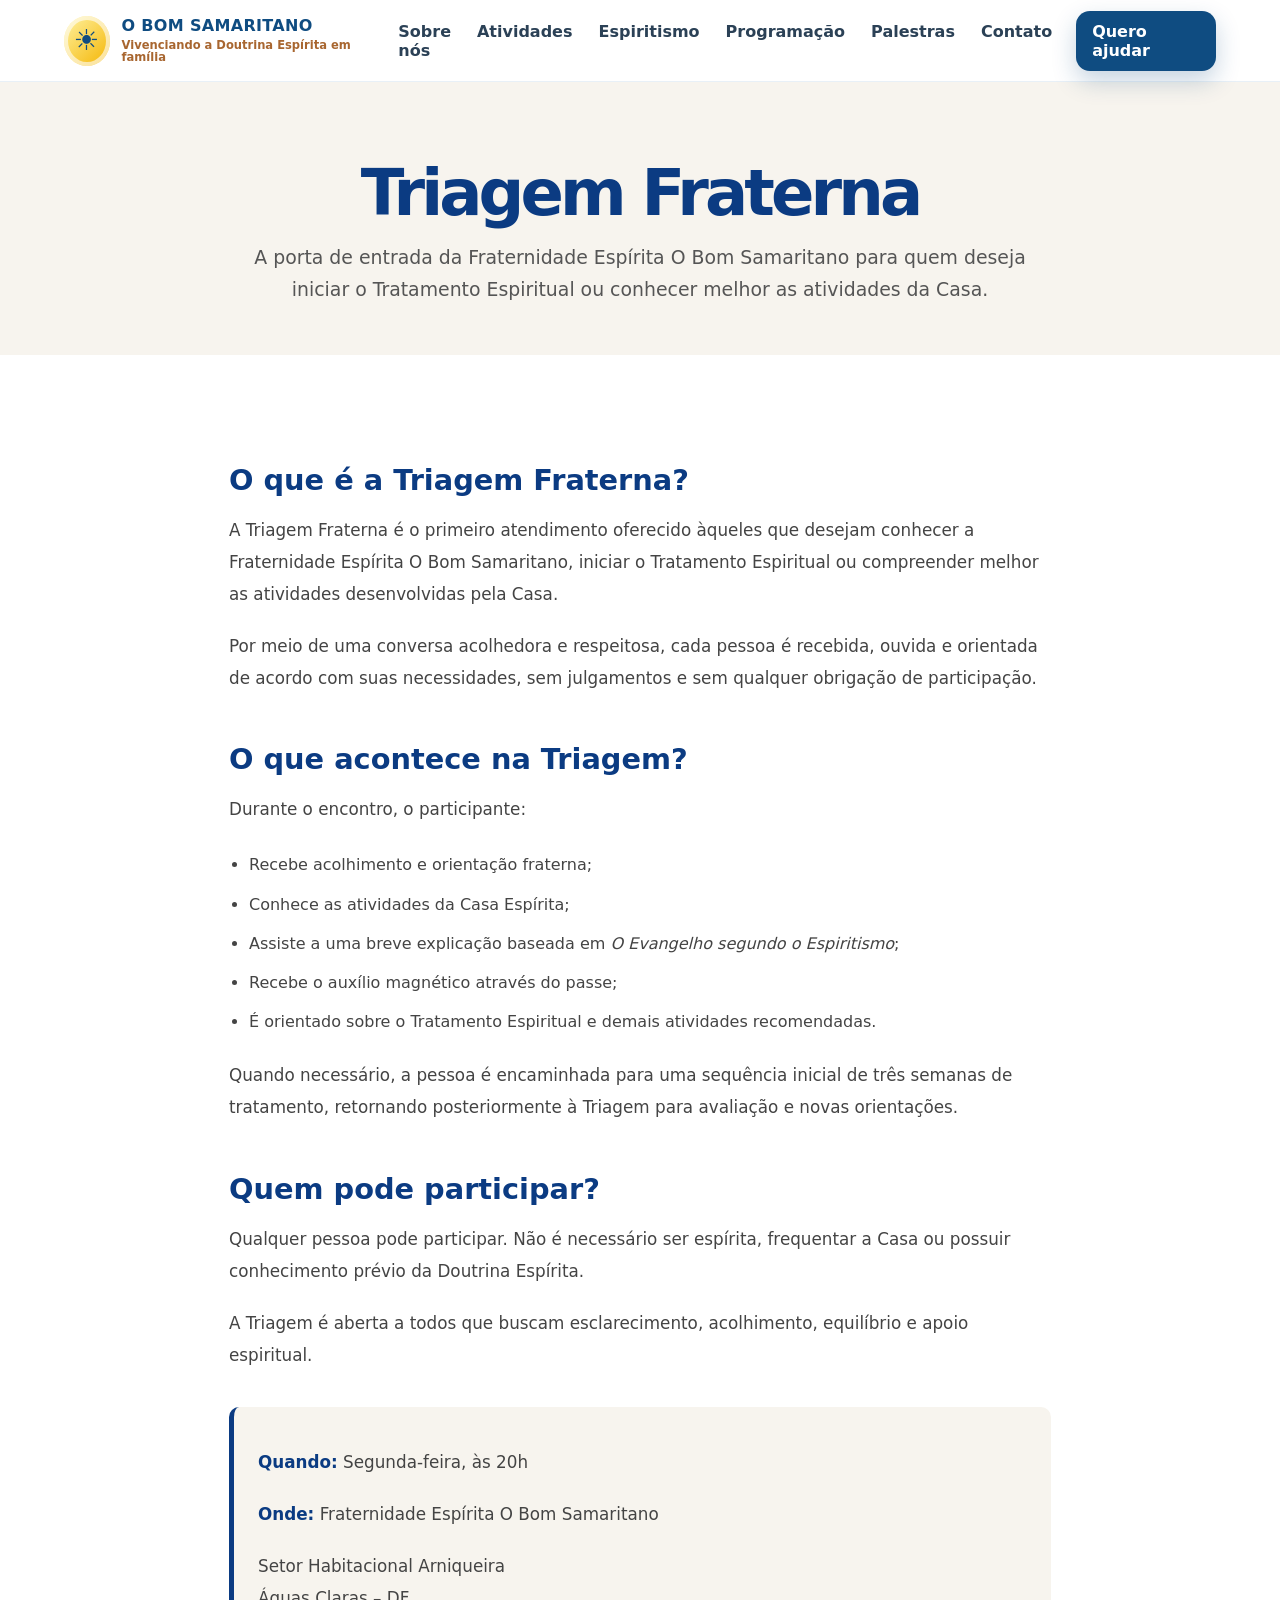
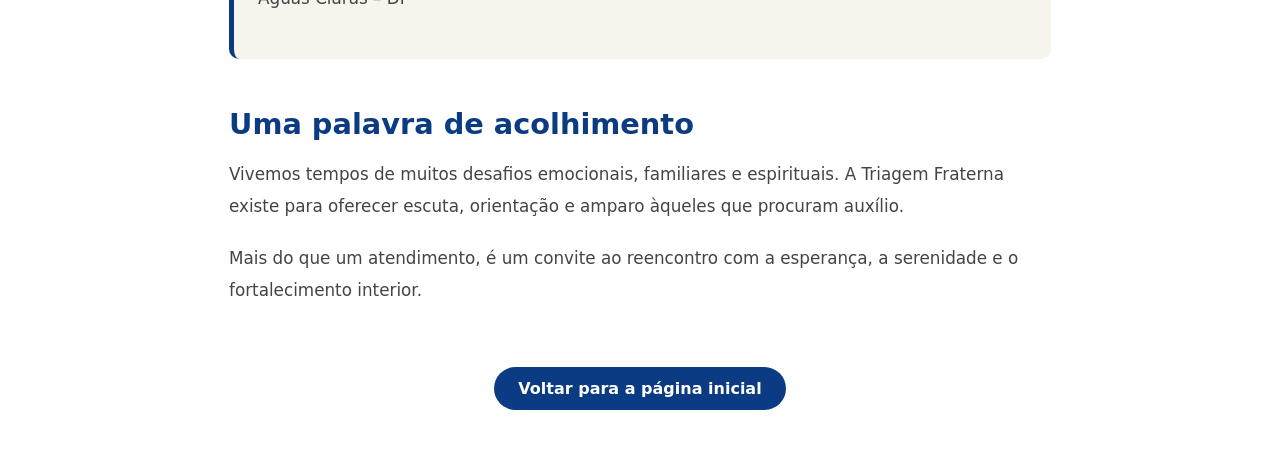
<file: triagem.html>
<!DOCTYPE html>
<html lang="pt-BR">
<head>
  <meta charset="UTF-8">
  <meta name="viewport" content="width=device-width, initial-scale=1.0">
  <title>Triagem Fraterna | O Bom Samaritano</title>

  <link rel="stylesheet" href="style.css">

  <style>
    .activity-hero{
      background:#f7f4ee;
      padding:80px 5vw 50px;
      text-align:center;
    }

    .activity-hero .tag{
      color:#0b3b82;
      font-weight:700;
      text-transform:uppercase;
      letter-spacing:.08em;
      margin-bottom:12px;
    }

    .activity-hero h1{
      font-size:clamp(2.2rem,5vw,4rem);
      color:#0b3b82;
      margin-bottom:16px;
    }

    .activity-hero p{
      max-width:820px;
      margin:0 auto;
      font-size:1.18rem;
      line-height:1.7;
      color:#555;
    }

    .activity-content{
      max-width:950px;
      margin:auto;
      padding:60px 5vw;
    }

    .activity-content h2{
      color:#0b3b82;
      margin-top:48px;
      margin-bottom:18px;
      font-size:1.8rem;
    }

    .activity-content p{
      color:#444;
      line-height:1.9;
      margin-bottom:20px;
      font-size:1.05rem;
    }

    .info-card{
      background:#f7f4ee;
      border-left:5px solid #0b3b82;
      border-radius:10px;
      padding:24px;
      margin:35px 0;
    }

    .info-card strong{
      color:#0b3b82;
    }

    .activity-list{
      margin:25px 0;
      padding-left:20px;
    }

    .activity-list li{
      margin-bottom:12px;
      line-height:1.7;
      color:#444;
    }

    .back-home{
      text-align:center;
      margin-top:60px;
    }

    .back-home a{
      display:inline-block;
      padding:12px 24px;
      background:#0b3b82;
      color:white;
      text-decoration:none;
      border-radius:999px;
      font-weight:700;
    }
  </style>
</head>

<body>
<header class="topbar">

  <a class="brand" href="index.html">
    <span class="brand-symbol">☀</span>

    <span>

      <strong>O Bom Samaritano</strong>

      <small>Vivenciando a Doutrina Espírita em família</small>

    </span>

  </a>

  <nav class="nav">

    <a href="sobre.html">Sobre nós</a>
    <a href="atividades.html">Atividades</a>
    <a href="espiritismo.html">Espiritismo</a>
    <a href="index.html#programacao">Programação</a>
    <a href="index.html#palestras">Palestras</a>
    <a href="index.html#contato">Contato</a>

  </nav>

 <a class="btn small" href="colaborar.html">Quero ajudar</a>

</header>
  <section class="activity-hero">
    <h1>Triagem Fraterna</h1>
    <p>
      A porta de entrada da Fraternidade Espírita O Bom Samaritano
      para quem deseja iniciar o Tratamento Espiritual ou conhecer melhor
      as atividades da Casa.
    </p>
  </section>

  <section class="activity-content">

    <h2>O que é a Triagem Fraterna?</h2>

    <p>
      A Triagem Fraterna é o primeiro atendimento oferecido àqueles que
      desejam conhecer a Fraternidade Espírita O Bom Samaritano, iniciar
      o Tratamento Espiritual ou compreender melhor as atividades
      desenvolvidas pela Casa.
    </p>

    <p>
      Por meio de uma conversa acolhedora e respeitosa, cada pessoa é
      recebida, ouvida e orientada de acordo com suas necessidades,
      sem julgamentos e sem qualquer obrigação de participação.
    </p>

    <h2>O que acontece na Triagem?</h2>

    <p>Durante o encontro, o participante:</p>

    <ul class="activity-list">
      <li>Recebe acolhimento e orientação fraterna;</li>
      <li>Conhece as atividades da Casa Espírita;</li>
      <li>Assiste a uma breve explicação baseada em <em>O Evangelho segundo o Espiritismo</em>;</li>
      <li>Recebe o auxílio magnético através do passe;</li>
      <li>É orientado sobre o Tratamento Espiritual e demais atividades recomendadas.</li>
    </ul>

    <p>
      Quando necessário, a pessoa é encaminhada para uma sequência inicial
      de três semanas de tratamento, retornando posteriormente à Triagem
      para avaliação e novas orientações.
    </p>

    <h2>Quem pode participar?</h2>

    <p>
      Qualquer pessoa pode participar. Não é necessário ser espírita,
      frequentar a Casa ou possuir conhecimento prévio da Doutrina Espírita.
    </p>

    <p>
      A Triagem é aberta a todos que buscam esclarecimento, acolhimento,
      equilíbrio e apoio espiritual.
    </p>

    <div class="info-card">
      <p><strong>Quando:</strong> Segunda-feira, às 20h</p>
      <p><strong>Onde:</strong> Fraternidade Espírita O Bom Samaritano</p>
      <p>
        Setor Habitacional Arniqueira<br>
        Águas Claras – DF
      </p>
    </div>

    <h2>Uma palavra de acolhimento</h2>

    <p>
      Vivemos tempos de muitos desafios emocionais, familiares e espirituais.
      A Triagem Fraterna existe para oferecer escuta, orientação e amparo
      àqueles que procuram auxílio.
    </p>

    <p>
      Mais do que um atendimento, é um convite ao reencontro com a esperança,
      a serenidade e o fortalecimento interior.
    </p>

    <div class="back-home">
      <a href="index.html">Voltar para a página inicial</a>
    </div>

  </section>

</body>
</html>
</file>
<file: style.css>
:root{
  --blue:#0f4c81;
  --blue2:#1668a8;
  --light:#eaf3fb;
  --soft:#f7fbff;
  --gold:#f4b400;
  --text:#17324d;
  --muted:#5f7080;
  --white:#fff;
  --radius:24px;
  --shadow:0 18px 42px rgba(15,76,129,.14);
}

*{box-sizing:border-box}
html{scroll-behavior:smooth}
body{
  margin:0;
  font-family:system-ui,-apple-system,BlinkMacSystemFont,"Segoe UI",sans-serif;
  color:var(--text);
  background:var(--white);
}
a{text-decoration:none;color:inherit}

.topbar{
  position:sticky;
  top:0;
  z-index:10;
  height:82px;
  display:flex;
  align-items:center;
  justify-content:space-between;
  gap:24px;
  padding:0 5vw;
  background:rgba(255,255,255,.94);
  backdrop-filter:blur(10px);
  border-bottom:1px solid #e8f0f7;
}

.brand{
  display:flex;
  align-items:center;
  gap:12px;
  color:var(--blue);
  line-height:1.05;
}
.brand-symbol{
  width:50px;
  height:50px;
  border-radius:50%;
  display:grid;
  place-items:center;
  background:linear-gradient(135deg,#fff3a3,var(--gold));
  color:var(--blue);
  font-size:1.8rem;
  box-shadow:inset 0 0 0 4px rgba(255,255,255,.6);
}
.brand strong{text-transform:uppercase;letter-spacing:.02em}
.brand small{display:block;color:#a86630;font-weight:700;font-size:.72rem;margin-top:4px}

.nav{display:flex;gap:26px;font-weight:700;color:#2b4156}
.nav a:hover{color:var(--blue)}

.btn{
  display:inline-flex;
  align-items:center;
  justify-content:center;
  border-radius:14px;
  padding:15px 24px;
  background:var(--blue);
  color:white;
  font-weight:800;
  box-shadow:0 10px 24px rgba(15,76,129,.24);
}
.btn.small{padding:11px 16px}
.btn.ghost{background:white;color:var(--blue);box-shadow:none;border:1px solid #d7e6f4}
.btn.light{background:white;color:var(--blue);box-shadow:none}

.hero{
  min-height:520px;
  display:flex;
  align-items:center;
  padding:80px 5vw;
  background:
    linear-gradient(90deg,rgba(255,255,255,.96),rgba(255,255,255,.82) 45%,rgba(255,255,255,.18)),
    url("images/hero-principal.png") center/cover;
}
.hero-copy{max-width:680px}
.tag{
  display:inline-flex;
  padding:8px 14px;
  border-radius:999px;
  background:var(--light);
  color:var(--blue);
  font-weight:900;
  margin:0 0 18px;
}
h1,h2,h3{margin-top:0}
h1{
  font-size:clamp(2.8rem,6vw,5.6rem);
  line-height:.98;
  letter-spacing:-.06em;
  color:var(--blue);
  margin-bottom:24px;
}
.hero p:not(.tag){
  font-size:1.25rem;
  line-height:1.7;
  color:#2b4054;
}
.hero-actions{display:flex;gap:14px;flex-wrap:wrap;margin-top:30px}

.values{
  display:grid;
  grid-template-columns:repeat(4,1fr);
  gap:18px;
  padding:34px 5vw;
  background:linear-gradient(180deg,#fff,var(--light));
}
.values article{
  text-align:center;
  padding:28px 18px;
  border-right:1px solid rgba(15,76,129,.14);
}
.values article:last-child{border-right:0}
.values span{font-size:2rem}
.values h3{color:var(--blue);margin:10px 0 8px}
.values p{margin:0;color:var(--muted);line-height:1.5}

.section{padding:80px 5vw}
.section-heading{text-align:center;max-width:760px;margin:0 auto 44px}
.section-heading h2,.split h2,.contact h2,.cta h2{
  color:var(--blue);
  font-size:clamp(2.1rem,4vw,3.2rem);
  letter-spacing:-.045em;
  margin-bottom:12px;
}
.section-heading p:not(.tag){color:var(--muted);line-height:1.7;font-size:1.1rem}

.cards{
  display:grid;
  grid-template-columns:repeat(4,1fr);
  gap:24px;
}
.card{
  background:white;
  border-radius:var(--radius);
  overflow:hidden;
  box-shadow:var(--shadow);
  border:1px solid #edf3f8;
}
.photo{
  height:190px;
  background:center/cover;
}
.photo-1{background-image:url("https://images.unsplash.com/photo-1517048676732-d65bc937f952?auto=format&fit=crop&w=900&q=80")}
.photo-2{background-image:url("https://images.unsplash.com/photo-1517486808906-6ca8b3f04846?auto=format&fit=crop&w=900&q=80")}
.photo-3{background-image:url("https://images.unsplash.com/photo-1521791055366-0d553872125f?auto=format&fit=crop&w=900&q=80")}
.photo-4{background-image:url("https://images.unsplash.com/photo-1593113598332-cd288d649433?auto=format&fit=crop&w=900&q=80")}
.card h3{color:var(--blue);font-size:1.35rem;margin:24px 24px 10px}
.card p{color:var(--muted);line-height:1.6;margin:0 24px 22px}
.card a{display:inline-block;color:var(--blue);font-weight:900;margin:0 24px 26px}

.split{
  display:grid;
  grid-template-columns:1.1fr .9fr;
  gap:28px;
  background:var(--soft);
}
.event{
  background:white;
  padding:20px 22px;
  border-radius:18px;
  margin-bottom:14px;
  box-shadow:0 10px 24px rgba(15,76,129,.08);
}
.event strong{display:block;color:var(--blue);font-size:1.08rem}
.event span{color:var(--muted)}

.video{
  min-height:360px;
  border-radius:var(--radius);
  padding:34px;
  color:white;
  background:
    linear-gradient(180deg,rgba(15,76,129,.18),rgba(15,76,129,.9)),
    url("https://images.unsplash.com/photo-1522202176988-66273c2fd55f?auto=format&fit=crop&w=900&q=80") center/cover;
  display:flex;
  flex-direction:column;
  justify-content:flex-end;
  box-shadow:var(--shadow);
}
.play{
  width:74px;
  height:74px;
  border-radius:50%;
  background:rgba(255,255,255,.92);
  color:var(--blue);
  display:grid;
  place-items:center;
  font-size:2rem;
  margin-bottom:auto;
}
.video p{line-height:1.6;color:#eaf3fb}

.cta{
  margin:80px 5vw 0;
  border-radius:32px;
  padding:60px 8vw;
  background:linear-gradient(135deg,var(--blue),#06375f);
  color:white;
  text-align:center;
}
.cta h2{color:white}
.cta p{max-width:680px;margin:0 auto 28px;color:#dcecff;line-height:1.7;font-size:1.1rem}

.contact{
  display:grid;
  grid-template-columns:1fr 1fr;
  gap:30px;
  align-items:center;
}
.contact p{color:var(--muted);line-height:1.7}
.contact-box{
  background:var(--light);
  border-radius:var(--radius);
  padding:30px;
  border:1px solid #d9e9f7;
}
.contact-box p{margin:0 0 14px}

.form-page {
  min-height: 100vh;
  display: grid;
  place-items: center;
  padding: 40px 5vw;
  background: #f6f8fb;
}

.form-card {
  width: min(720px, 100%);
  background: #fff;
  padding: 40px;
  border-radius: 28px;
  box-shadow: 0 20px 60px rgba(0,0,0,.08);
}

.form-card h1 {
  margin: 12px 0;
  color: #00558c;
}

.form-card p {
  color: #5f6b7a;
}

form {
  display: grid;
  gap: 18px;
  margin-top: 28px;
}

label {
  display: grid;
  gap: 8px;
  font-weight: 700;
  color: #223;
}

input,
select,
textarea {
  width: 100%;
  border: 1px solid #d8dee8;
  border-radius: 14px;
  padding: 14px 16px;
  font: inherit;
}

textarea {
  resize: vertical;
}

.checkbox {
  display: flex;
  gap: 10px;
  align-items: flex-start;
  font-weight: 500;
}

.checkbox input {
  width: auto;
  margin-top: 4px;
}

button {
  border: 0;
  border-radius: 999px;
  padding: 15px 24px;
  background: #00558c;
  color: white;
  font-weight: 800;
  cursor: pointer;
}

#formStatus {
  font-weight: 700;
  color: #00558c;
}

footer{
  padding:32px 5vw;
  background:#062d50;
  color:#dcecff;
  text-align:center;
}

@media(max-width:980px){
  .nav{display:none}
  .values,.cards,.split,.contact{grid-template-columns:1fr}
  .values article{border-right:0;border-bottom:1px solid rgba(15,76,129,.14)}
  .hero{min-height:560px}
}

@media(max-width:620px){
  .topbar{height:auto;min-height:76px;padding:12px 5vw}
  .brand small{display:none}
  .btn.small{display:none}
  .hero{padding:58px 5vw}
  .hero-actions{flex-direction:column}
}
</file>
